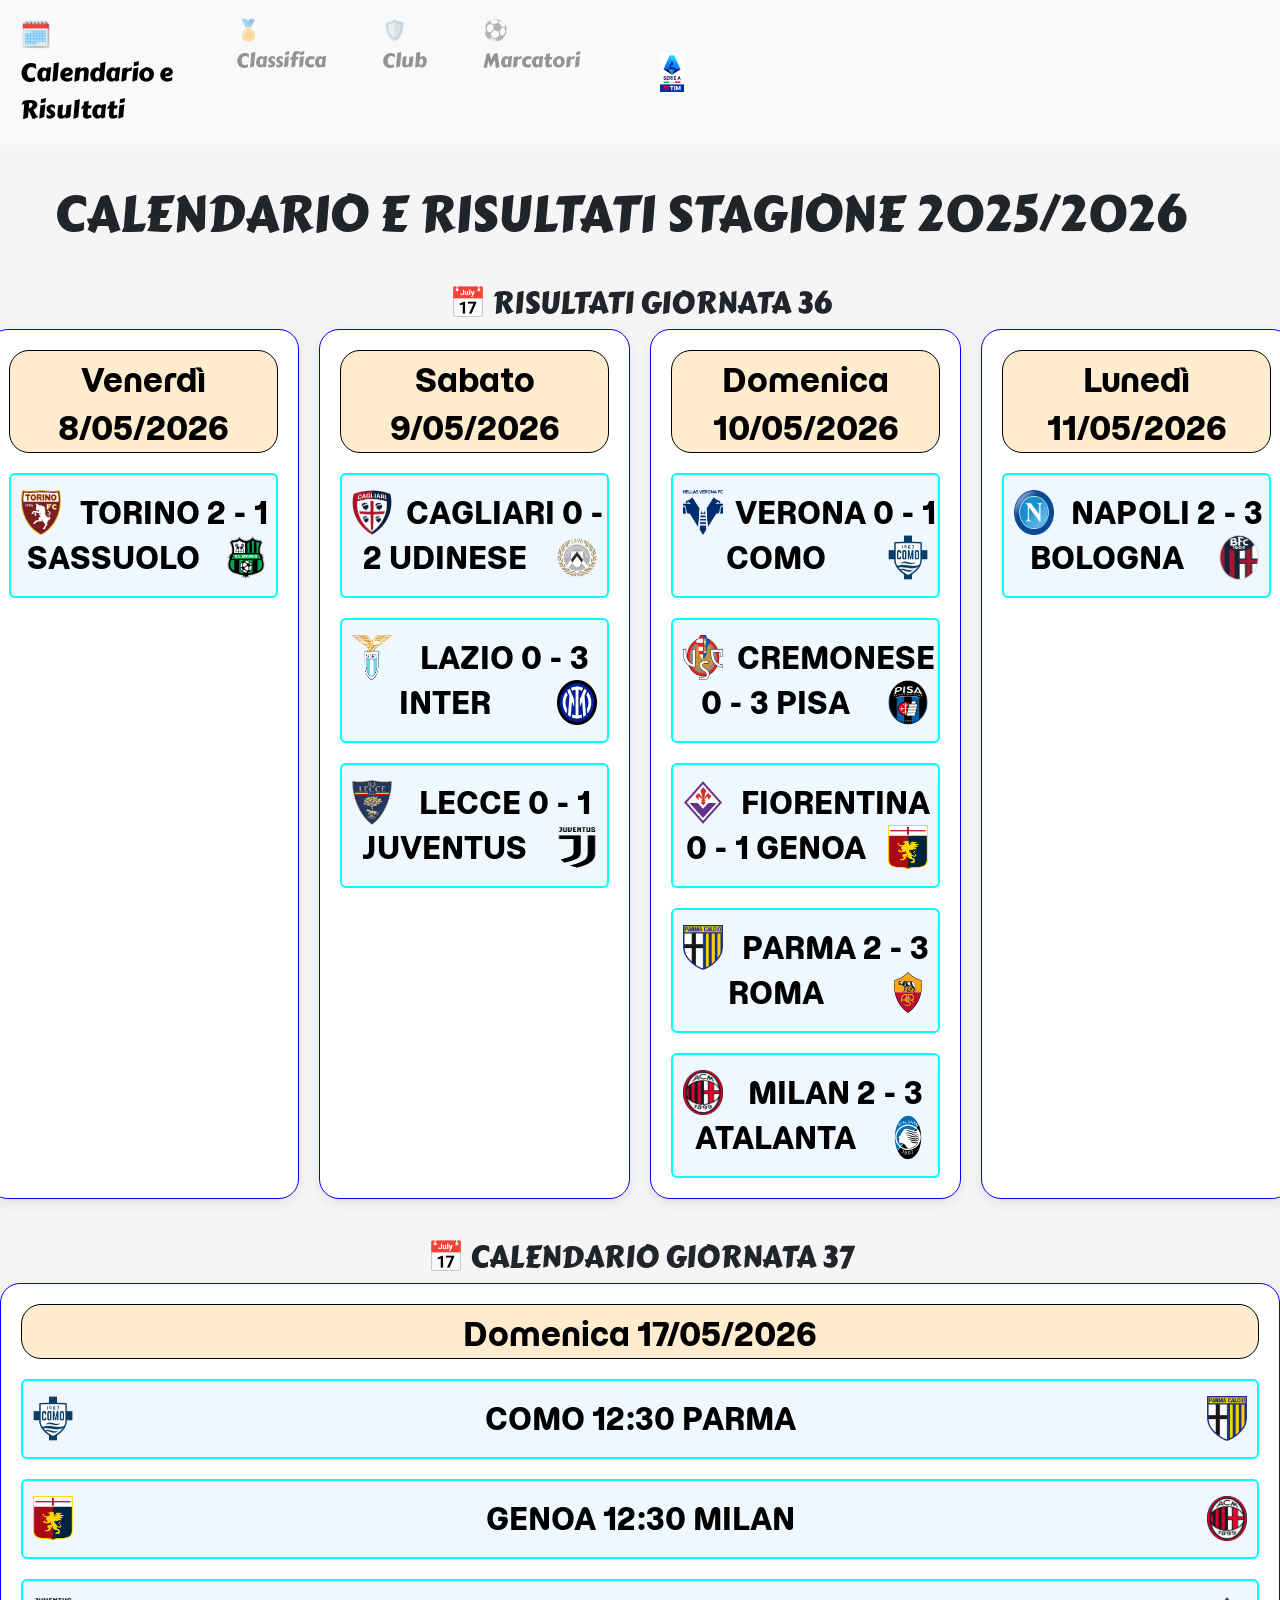
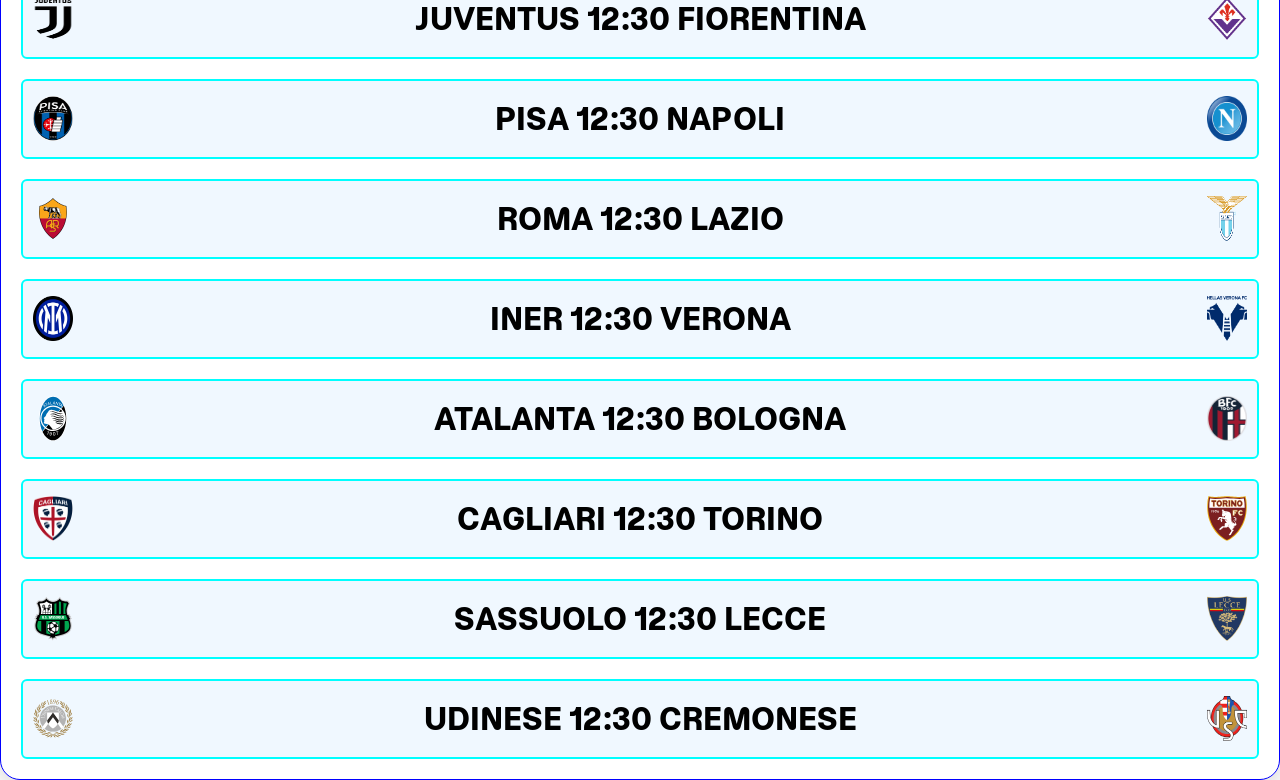
<file: index.html>
<!DOCTYPE html>
<html lang="en">

<head>
    <meta charset="UTF-8">
    <meta name="viewport" content="width=device-width, initial-scale=1.0">
    <title>Progetto</title>
    <link href="https://cdn.jsdelivr.net/npm/bootstrap@5.3.8/dist/css/bootstrap.min.css" rel="stylesheet"
        integrity="sha384-sRIl4kxILFvY47J16cr9ZwB07vP4J8+LH7qKQnuqkuIAvNWLzeN8tE5YBujZqJLB" crossorigin="anonymous">
    <link rel="stylesheet" href="css/styles.css">
</head>

<body>
    <nav class="navbar navbar-expand-lg bg-body-tertiary">
        <div class="container-fluid">
            <nav class="navbar bg-body-tertiary">

            </nav>
            <div class="collapse navbar-collapse" id="navbarNav">
                <ul class="navbar-nav">
                    <li class="nav-item">
                        <a class="nav-link text-black" href="index.html">🗓️ Calendario e Risultati</a>
                    </li>
                    <li class="nav-item">
                        <a class="nav-link text-black links" href="pages/classifica.html">🏅 Classifica</a>
                    </li>
                    <li class="nav-item">
                        <a class="nav-link text-black links" href="pages/club.html">🛡️ Club</a>
                    </li>
                    <li class="nav-item">
                        <a class="nav-link text-black links" href="pages/marcatori.html">⚽ Marcatori</a>
                    </li>
                </ul>

            </div>
        </div>
        <div class="container-fluid">
            <img src="./images/Serie_A_logo_2022.svg.png" class="d-inline-block align-text-top logo">
        </div>
    </nav>
    <h1 class="titolo">CALENDARIO E RISULTATI STAGIONE 2025/2026</h1>
    <h2 class="sottotitolo">📅 RISULTATI GIORNATA 36</h2>
    <div class="row giornate">
        <div class="col ">
            <p class="testo fs-2 text data">Venerdì 8/05/2026</p>
            <div class="card">
                <p><img class=casa src="./images/20110927161647!Torino_FC_logo.svg">TORINO 2 - 1 SASSUOLO<img
                        class="trasferta" src="./images/20190513175042!Ussassuolostemma.svg"> </p>
            </div>




        </div>
        <div class="col">

            <p class="testo fs-2 text data">Sabato 9/05/2026</p>
            <div class="card">
                <p><img class=casa src="./images/Cagliari_calcio.svg.png"> CAGLIARI 0 - 2 UDINESE<img class="trasferta"
                        src="./images/Logo_Udinese_Calcio_2010.svg"> </p>
            </div>
            <div class="card">
                <p><img class=casa src="./images/Stemma_della_Società_Sportiva_Lazio.svg.png">LAZIO 0 - 3 INTER<img
                        class="trasferta" src="./images/FC_Internazionale_Milano_2021.svg.png"> </p>
            </div>
            <div class="card">
                <p><img class=casa src="./images/US_Lecce_Stemma.svg.png">LECCE 0 - 1 JUVENTUS<img class="trasferta"
                        src="./images/Juventus_FC_2017_logo.png"> </p>
            </div>

        </div>
        <div class="col">
            <p class="testo fs-2 text data">Domenica 10/05/2026</p>
            <div class="card">
                <p><img class=casa src="./images/Hellas_Verona_FC_logo_(2020).svg.png"> VERONA 0 - 1 COMO<img
                        class="trasferta" src="./images/Calcio_Como_-_logo_(Italy,_2019-).svg.png"> </p>
            </div>
            <div class="card">
                <p><img class=casa src="./images/Unione_Sportiva_Cremonese_logo.svg.png">CREMONESE 0 - 3 PISA<img
                        class="trasferta" src="./images/Logo_Pisa_SC_2017.svg.png"> </p>
            </div>
            <div class="card">
                <p><img class=casa src="./images/ACF_Fiorentina_-_logo_(Italy,_2022).svg.png">FIORENTINA 0 - 1 GENOA<img
                        class="trasferta" src="./images/Genoa_Cricket_and_Football_Club_logo.svg.png"> </p>
            </div>
            <div class="card">
                <p><img class=casa src="./images/Logo_Parma_Calcio_1913_(adozione_2016).svg.png">PARMA 2 - 3 ROMA<img
                        class="trasferta" src="./images/as-roma-logo-png_seeklogo-179010.png"> </p>
            </div>
            <div class="card">
                <p><img class=casa src="./images/Logo_of_AC_Milan.svg.webp">MILAN 2 - 3 ATALANTA<img class="trasferta"
                        src="./images/20190126005333!Logo_Atalanta_Bergamo.svg"> </p>
            </div>
        </div>
        <div class="col">
            <p class="testo fs-2 text data">Lunedì 11/05/2026</p>
            <div class="card">
                <p><img class=casa src="./images/SSC_Neapel.svg.png">NAPOLI 2 - 3 BOLOGNA<img class="trasferta"
                        src="./images/Bologna_F.C._1909_logo.svg.png"> </p>
            </div>

        </div>
    </div>
    <h2 class="sottotitolo">📅 CALENDARIO GIORNATA 37</h2>
    <div class="row giornate">
        <div class="calendario">
            <div class="col">
                <p class="testo fs-2 text data">Domenica 17/05/2026</p>
                <div class="card">
                    <p><img class=casa src="./images/Calcio_Como_-_logo_(Italy,_2019-).svg.png">COMO 12:30 PARMA<img
                            class="trasferta" src="./images/Logo_Parma_Calcio_1913_(adozione_2016).svg.png"> </p>
                </div>
                <div class="card">
                    <p><img class=casa src="./images/Genoa_Cricket_and_Football_Club_logo.svg.png">GENOA 12:30 MILAN<img
                            class="trasferta" src="./images/Logo_of_AC_Milan.svg.webp"> </p>
                </div>
                <div class="card">
                    <p><img class=casa src="./images/Juventus_FC_2017_logo.png">JUVENTUS 12:30 FIORENTINA<img
                            class="trasferta" src="./images/ACF_Fiorentina_-_logo_(Italy,_2022).svg.png"> </p>
                </div>
                <div class="card">
                    <p><img class=casa src="./images/Logo_Pisa_SC_2017.svg.png">PISA 12:30 NAPOLI<img class="trasferta"
                            src="./images/SSC_Neapel.svg.png"> </p>
                </div>
                <div class="card">
                    <p><img class=casa src="./images/as-roma-logo-png_seeklogo-179010.png">ROMA 12:30 LAZIO<img
                            class="trasferta" src="./images/Stemma_della_Società_Sportiva_Lazio.svg.png"> </p>
                </div>
                <div class="card">
                    <p><img class=casa src="./images/FC_Internazionale_Milano_2021.svg.png">INER 12:30 VERONA<img
                            class="trasferta" src="./images/Hellas_Verona_FC_logo_(2020).svg.png"> </p>
                </div>
                <div class="card">
                    <p><img class=casa src="./images/20190126005333!Logo_Atalanta_Bergamo.svg">ATALANTA 12:30
                        BOLOGNA<img class="trasferta" src="./images/Bologna_F.C._1909_logo.svg.png"> </p>
                </div>
                <div class="card">
                    <p><img class=casa src="./images/Cagliari_calcio.svg.png">CAGLIARI 12:30 TORINO<img
                            class="trasferta" src="./images/20110927161647!Torino_FC_logo.svg"> </p>
                </div>
                <div class="card">
                    <p><img class=casa src="./images/20190513175042!Ussassuolostemma.svg">SASSUOLO 12:30 LECCE<img
                            class="trasferta" src="./images/US_Lecce_Stemma.svg.png"> </p>
                </div>
                <div class="card">
                    <p><img class=casa src="./images/Logo_Udinese_Calcio_2010.svg">UDINESE 12:30 CREMONESE<img
                            class="trasferta" src="./images/Unione_Sportiva_Cremonese_logo.svg.png"> </p>
                </div>
            </div>
        </div>
    </div>

    <script src="https://cdn.jsdelivr.net/npm/bootstrap@5.3.8/dist/js/bootstrap.bundle.min.js"
        integrity="sha384-FKyoEForCGlyvwx9Hj09JcYn3nv7wiPVlz7YYwJrWVcXK/BmnVDxM+D2scQbITxI"
        crossorigin="anonymous"></script>
</body>

</html>
</file>
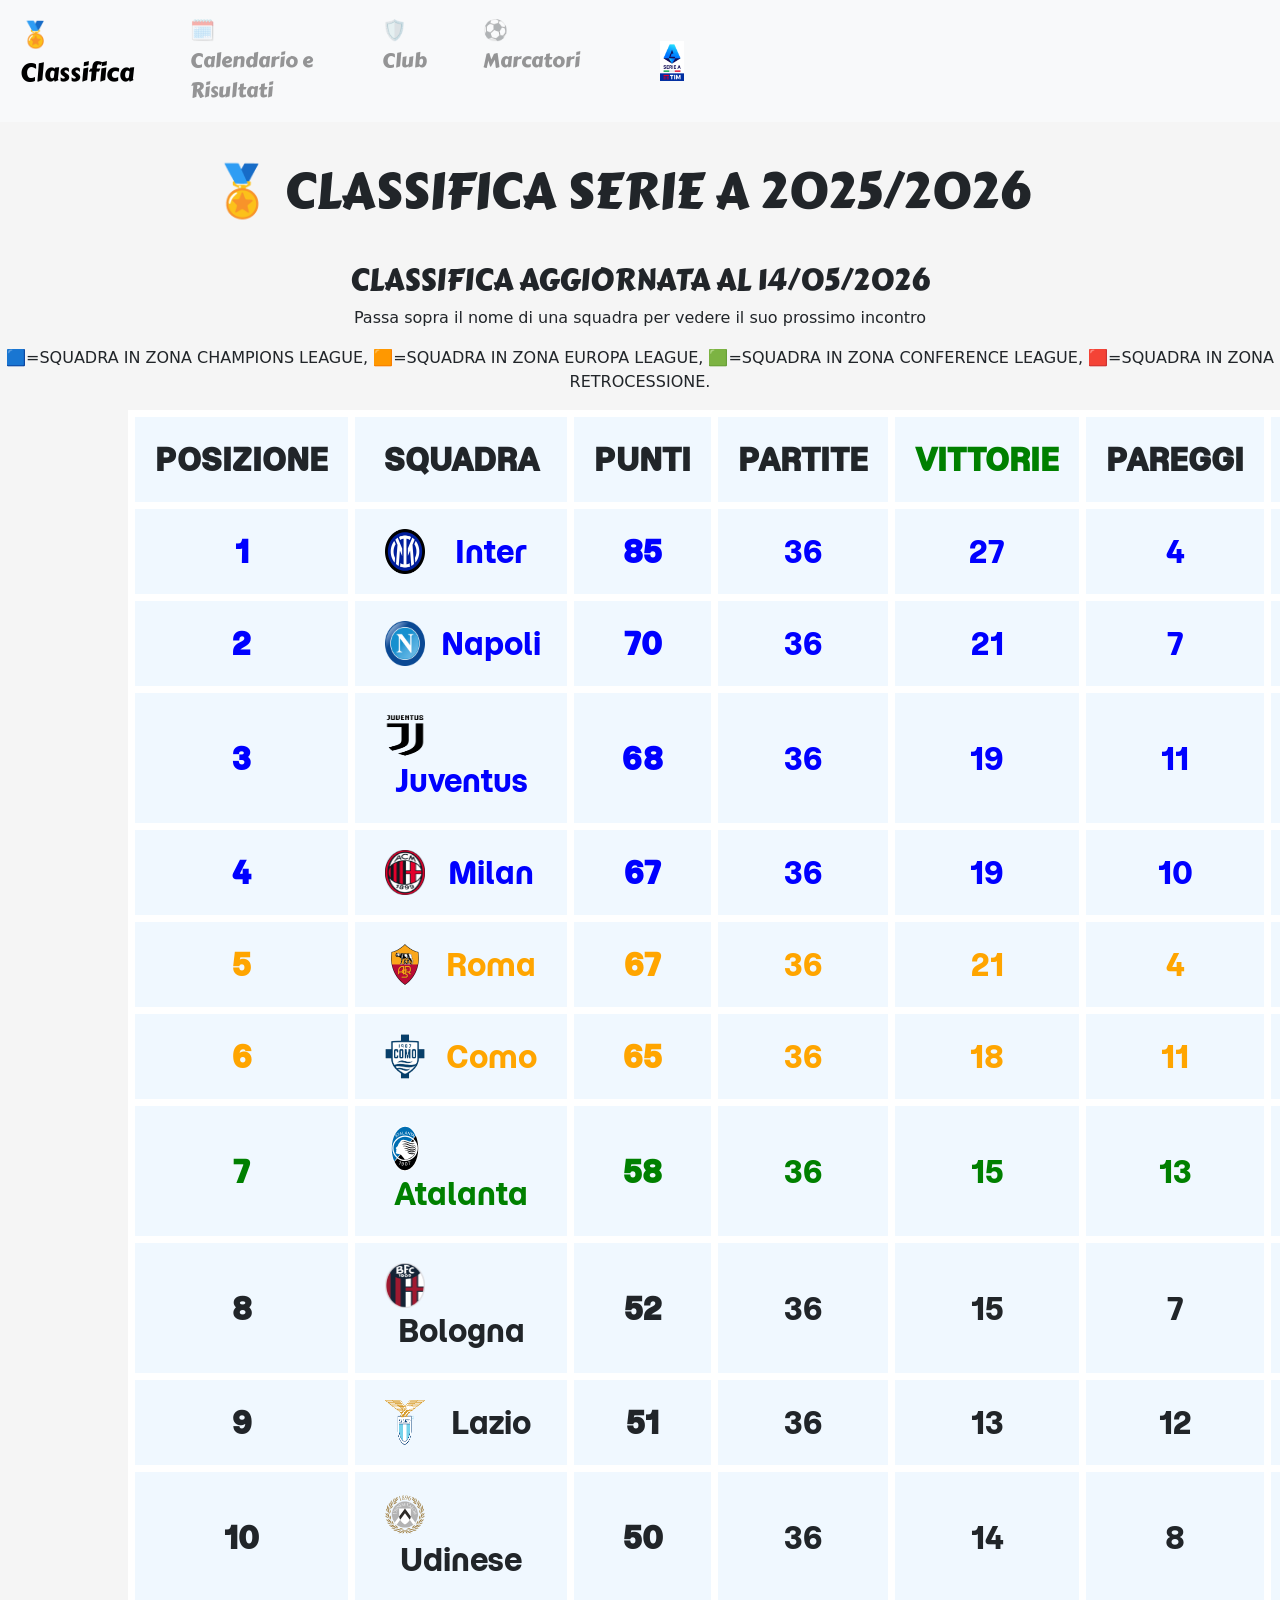
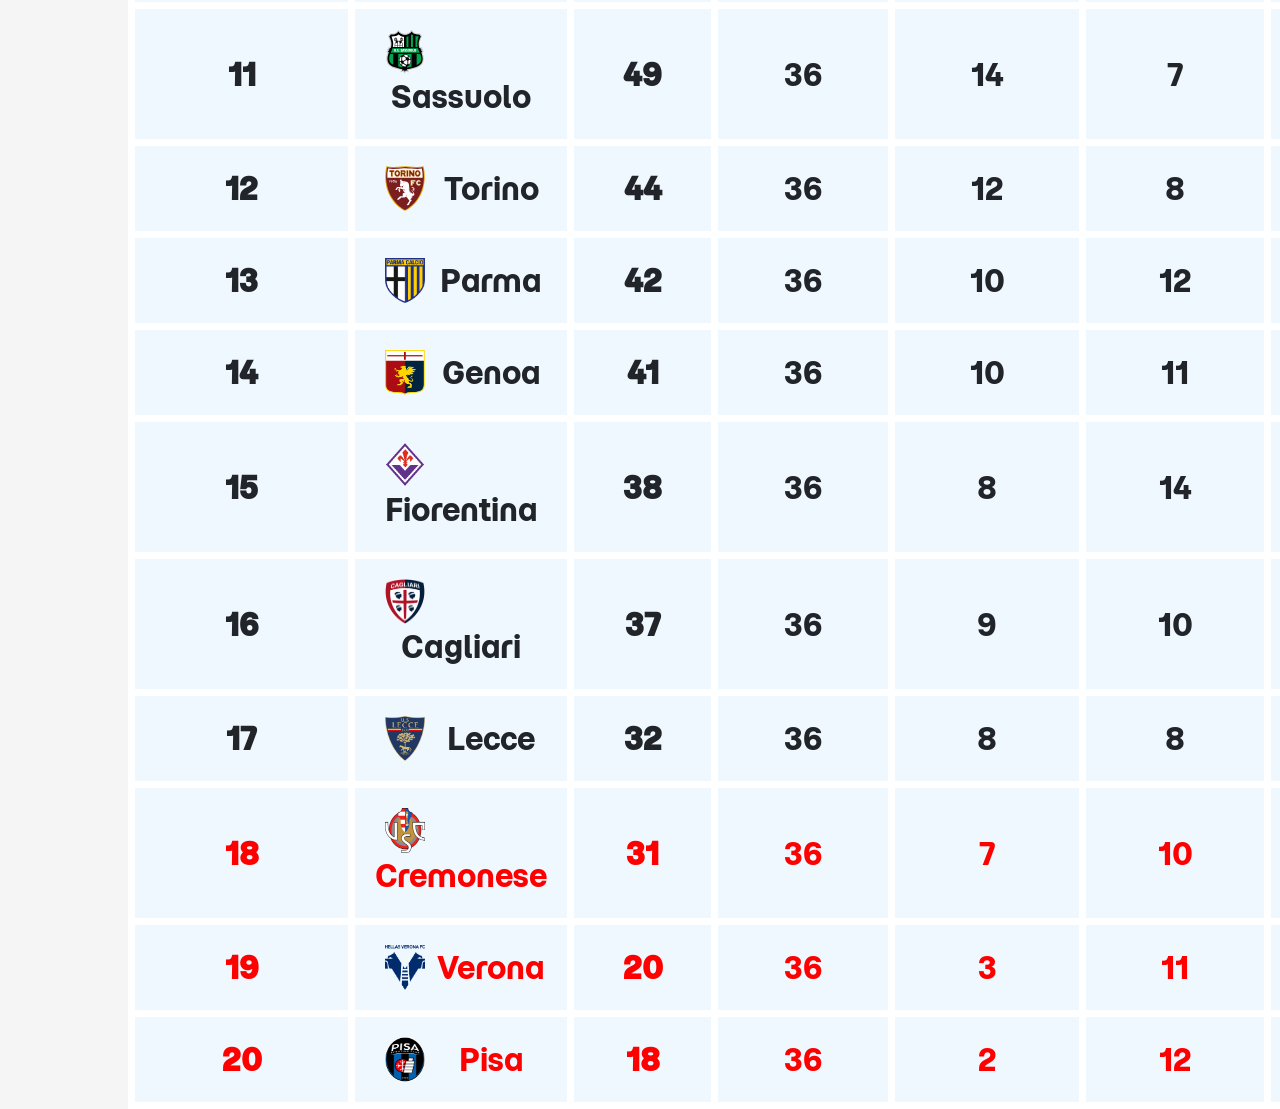
<file: pages/classifica.html>
<!DOCTYPE html>
<html lang="en">

<head>
    <meta charset="UTF-8">
    <meta name="viewport" content="width=device-width, initial-scale=1.0">
    <title>Progetto</title>
    <link href="https://cdn.jsdelivr.net/npm/bootstrap@5.3.8/dist/css/bootstrap.min.css" rel="stylesheet"
        integrity="sha384-sRIl4kxILFvY47J16cr9ZwB07vP4J8+LH7qKQnuqkuIAvNWLzeN8tE5YBujZqJLB" crossorigin="anonymous">
    <link rel="stylesheet" href="../css/styles.css">
</head>

<body>
    <nav class="navbar navbar-expand-lg bg-body-tertiary">
        <div class="container-fluid">
            <nav class="navbar bg-body-tertiary">

            </nav>
            <div class="collapse navbar-collapse" id="navbarNav">
                <ul class="navbar-nav">
                    <li class="nav-item">
                        <a class="nav-link text-black" href="#">🏅 Classifica</a>
                    </li>
                    <li class="nav-item">
                        <a class="nav-link text-black links" href="../index.html">🗓️ Calendario e Risultati</a>
                    </li>
                    <li class="nav-item">
                        <a class="nav-link text-black links" href="club.html">🛡️ Club</a>
                    </li>
                    <li class="nav-item">
                        <a class="nav-link text-black links" href="marcatori.html">⚽ Marcatori</a>
                    </li>
                </ul>

            </div>
        </div>
        <div class="container-fluid">
            <img src="../images/Serie_A_logo_2022.svg.png" class="d-inline-block align-text-top logo">
        </div>
    </nav>
    <h1 class="titolo">🏅 CLASSIFICA SERIE A 2025/2026</h1>
    <h2 class="sottotitolo">CLASSIFICA AGGIORNATA AL 14/05/2026</h2>
    <p class="parag">Passa sopra il nome di una squadra per vedere il suo prossimo incontro</p>
    <p class="parag"> 🟦=SQUADRA IN ZONA CHAMPIONS LEAGUE, 🟧=SQUADRA IN ZONA EUROPA LEAGUE, 🟩=SQUADRA IN ZONA
        CONFERENCE LEAGUE, 🟥=SQUADRA IN ZONA RETROCESSIONE.</p>
    <div class="classifica">
        <table>
            <thead>
                <tr scope="col">
                    <th class="posizione">POSIZIONE</th>
                    <th class="squadra">SQUADRA</th>
                    <th class="punti">PUNTI</th>
                    <th class="partite">PARTITE</th>
                    <th class="w">VITTORIE</th>
                    <th class="x">PAREGGI</th>
                    <th class="d">SCONFITTE</th>
                </tr>
            </thead>
            <tbody>

                <tr class="champions">
                    <th scope="row">1</th>
                    <td class="squadra">
                        <img class="casa" src="../images/FC_Internazionale_Milano_2021.svg.png">
                        Inter

                        <div class="prossima">
                            <img src="../images/FC_Internazionale_Milano_2021.svg.png">
                            INTER vs VERONA
                            <img src="../images/Hellas_Verona_FC_logo_(2020).svg.png">
                        </div>

                    </td>
                    <th>85</th>
                    <td>36</td>
                    <td>27</td>
                    <td>4</td>
                    <td>5</td>
                </tr>

                <tr class="champions">
                    <th>2</th>
                    <td class="squadra ">
                        <img class="casa" src="../images/SSC_Neapel.svg.png">
                        Napoli

                        <div class="prossima">
                            <img src="../images/Logo_Pisa_SC_2017.svg.png">
                            PISA vs NAPOLI
                            <img src="../images/SSC_Neapel.svg.png">
                        </div>

                    </td>
                    <th>70</th>
                    <td>36</td>
                    <td>21</td>
                    <td>7</td>
                    <td>8</td>
                </tr>

                <tr class="champions">
                    <th>3</th>
                    <td class="squadra ">
                        <img class="casa" src="../images/Juventus_FC_2017_logo.png">
                        Juventus

                        <div class="prossima">
                            <img src="../images/Juventus_FC_2017_logo.png">
                            JUVENTUS vs FIORENTINA
                            <img src="../images/ACF_Fiorentina_-_logo_(Italy,_2022).svg.png">
                        </div>

                    </td>
                    <th>68</th>
                    <td>36</td>
                    <td>19</td>
                    <td>11</td>
                    <td>6</td>
                </tr>

                <tr class="champions">
                    <th>4</th>
                    <td class="squadra">
                        <img class="casa" src="../images/Logo_of_AC_Milan.svg.webp">
                        Milan

                        <div class="prossima">
                            <img src="../images/Genoa_Cricket_and_Football_Club_logo.svg.png">
                            GENOA vs MILAN
                            <img src="../images/Logo_of_AC_Milan.svg.webp">
                        </div>

                    </td>
                    <th>67</th>
                    <td>36</td>
                    <td>19</td>
                    <td>10</td>
                    <td>7</td>
                </tr>
                <tr class="europa">
                    <th>5</th>
                    <td class="squadra">
                        <img class="casa" src="../images/as-roma-logo-png_seeklogo-179010.png">
                        Roma

                        <div class="prossima">
                            <img src="../images/as-roma-logo-png_seeklogo-179010.png">
                            ROMA vs LAZIO
                            <img src="../images/Stemma_della_Società_Sportiva_Lazio.svg.png">
                        </div>

                    </td>
                    <th>67</th>
                    <td>36</td>
                    <td>21</td>
                    <td>4</td>
                    <td>11</td>
                </tr>

                <tr class="europa">
                    <th>6</th>
                    <td class="squadra">
                        <img class="casa" src="../images/Calcio_Como_-_logo_(Italy,_2019-).svg.png">
                        Como

                        <div class="prossima">
                            <img src="../images/Calcio_Como_-_logo_(Italy,_2019-).svg.png">
                            COMO vs PARMA
                            <img src="../images/Logo_Parma_Calcio_1913_(adozione_2016).svg.png">
                        </div>

                    </td>
                    <th>65</th>
                    <td>36</td>
                    <td>18</td>
                    <td>11</td>
                    <td>7</td>
                </tr>
                <tr class="conference">
                    <th>7</th>
                    <td class="squadra">
                        <img class="casa" src="../images/20190126005333!Logo_Atalanta_Bergamo.svg">
                        Atalanta

                        <div class="prossima">
                            <img src="../images/20190126005333!Logo_Atalanta_Bergamo.svg">
                            ATALANTA vs BOLOGNA
                            <img src="../images/Bologna_F.C._1909_logo.svg.png">
                        </div>

                    </td>
                    <th>58</th>
                    <td>36</td>
                    <td>15</td>
                    <td>13</td>
                    <td>8</td>
                </tr>
                <tr>
                    <th>8</th>
                    <td class="squadra">
                        <img class="casa" src="../images/Bologna_F.C._1909_logo.svg.png">
                        Bologna
                        <div class="prossima">
                            <img src="../images/20190126005333!Logo_Atalanta_Bergamo.svg">
                            ATALANTA vs BOLOGNA
                            <img src="../images/Bologna_F.C._1909_logo.svg.png">
                        </div>
                    </td>
                    <th>52</th>
                    <td>36</td>
                    <td>15</td>
                    <td>7</td>
                    <td>14</td>
                </tr>

                <tr>
                    <th>9</th>
                    <td class="squadra">
                        <img class="casa" src="../images/Stemma_della_Società_Sportiva_Lazio.svg.png">
                        Lazio
                        <div class="prossima">
                            <img src="../images/as-roma-logo-png_seeklogo-179010.png">
                            ROMA vs LAZIO
                            <img src="../images/Stemma_della_Società_Sportiva_Lazio.svg.png">
                        </div>
                    </td>
                    <th>51</th>
                    <td>36</td>
                    <td>13</td>
                    <td>12</td>
                    <td>11</td>
                </tr>

                <tr>
                    <th>10</th>
                    <td class="squadra">
                        <img class="casa" src="../images/Logo_Udinese_Calcio_2010.svg">
                        Udinese
                        <div class="prossima">
                            <img src="../images/Logo_Udinese_Calcio_2010.svg">
                            UDINESE vs CREMONESE
                            <img src="../images/Unione_Sportiva_Cremonese_logo.svg.png">
                        </div>
                    </td>
                    <th>50</th>
                    <td>36</td>
                    <td>14</td>
                    <td>8</td>
                    <td>14</td>
                </tr>

                <tr>
                    <th>11</th>
                    <td class="squadra">
                        <img class="casa" src="../images/20190513175042!Ussassuolostemma.svg">
                        Sassuolo
                        <div class="prossima">
                            <img src="../images/20190513175042!Ussassuolostemma.svg">
                            SASSUOLO vs LECCE
                            <img src="../images/US_Lecce_Stemma.svg.png">
                        </div>
                    </td>
                    <th>49</th>
                    <td>36</td>
                    <td>14</td>
                    <td>7</td>
                    <td>15</td>
                </tr>

                <tr>
                    <th>12</th>
                    <td class="squadra">
                        <img class="casa" src="../images/20110927161647!Torino_FC_logo.svg">
                        Torino
                        <div class="prossima">
                            <img src="../images/Cagliari_calcio.svg.png">
                            CAGLIARI vs TORINO
                            <img src="../images/20110927161647!Torino_FC_logo.svg">
                        </div>
                    </td>
                    <th>44</th>
                    <td>36</td>
                    <td>12</td>
                    <td>8</td>
                    <td>16</td>
                </tr>

                <tr>
                    <th>13</th>
                    <td class="squadra">
                        <img class="casa" src="../images/Logo_Parma_Calcio_1913_(adozione_2016).svg.png">
                        Parma
                        <div class="prossima">
                            <img src="../images/Calcio_Como_-_logo_(Italy,_2019-).svg.png">
                            COMO vs PARMA
                            <img src="../images/Logo_Parma_Calcio_1913_(adozione_2016).svg.png">
                        </div>
                    </td>
                    <th>42</th>
                    <td>36</td>
                    <td>10</td>
                    <td>12</td>
                    <td>14</td>
                </tr>

                <tr>
                    <th>14</th>
                    <td class="squadra">
                        <img class="casa" src="../images/Genoa_Cricket_and_Football_Club_logo.svg.png">
                        Genoa
                        <div class="prossima">
                            <img src="../images/Genoa_Cricket_and_Football_Club_logo.svg.png">
                            GENOA vs MILAN
                            <img src="../images/Logo_of_AC_Milan.svg.webp">
                        </div>
                    </td>
                    <th>41</th>
                    <td>36</td>
                    <td>10</td>
                    <td>11</td>
                    <td>15</td>
                </tr>

                <tr>
                    <th>15</th>
                    <td class="squadra">
                        <img class="casa" src="../images/ACF_Fiorentina_-_logo_(Italy,_2022).svg.png">
                        Fiorentina
                        <div class="prossima">
                            <img src="../images/Juventus_FC_2017_logo.png">
                            JUVENTUS vs FIORENTINA
                            <img src="../images/ACF_Fiorentina_-_logo_(Italy,_2022).svg.png">
                        </div>
                    </td>
                    <th>38</th>
                    <td>36</td>
                    <td>8</td>
                    <td>14</td>
                    <td>14</td>
                </tr>

                <tr>
                    <th>16</th>
                    <td class="squadra">
                        <img class="casa" src="../images/Cagliari_calcio.svg.png">
                        Cagliari
                        <div class="prossima">
                            <img src="../images/Cagliari_calcio.svg.png">
                            CAGLIARI vs TORINO
                            <img src="../images/20110927161647!Torino_FC_logo.svg">
                        </div>
                    </td>
                    <th>37</th>
                    <td>36</td>
                    <td>9</td>
                    <td>10</td>
                    <td>17</td>
                </tr>

                <tr>
                    <th>17</th>
                    <td class="squadra">
                        <img class="casa" src="../images/US_Lecce_Stemma.svg.png">
                        Lecce
                        <div class="prossima">
                            <img src="../images/20190513175042!Ussassuolostemma.svg">
                            SASSUOLO vs LECCE
                            <img src="../images/US_Lecce_Stemma.svg.png">
                        </div>
                    </td>
                    <th>32</th>
                    <td>36</td>
                    <td>8</td> 
                    <td>8</td>
                    <td>20</td>
                </tr>

                <tr class="retrocessione">
                    <th>18</th>
                    <td class="squadra">
                        <img class="casa" src="../images/Unione_Sportiva_Cremonese_logo.svg.png">
                        Cremonese
                        <div class="prossima">
                            <img src="../images/Logo_Udinese_Calcio_2010.svg">
                            UDINESE vs CREMONESE
                            <img src="../images/Unione_Sportiva_Cremonese_logo.svg.png">
                        </div>
                    </td>
                    <th>31</th>
                    <td>36</td>
                    <td>7</td>
                    <td>10</td>
                    <td>19</td>
                </tr>

                <tr class="retrocessione">
                    <th>19</th>
                    <td class="squadra">
                        <img class="casa" src="../images/Hellas_Verona_FC_logo_(2020).svg.png">
                        Verona
                        <div class="prossima">
                            <img src="../images/FC_Internazionale_Milano_2021.svg.png">
                            INTER vs VERONA
                            <img src="../images/Hellas_Verona_FC_logo_(2020).svg.png">
                        </div>
                    </td>
                    <th>20</th>
                    <td>36</td>
                    <td>3</td>
                    <td>11</td>
                    <td>22</td>
                </tr>

                <tr class="retrocessione">
                    <th>20</th>
                    <td class="squadra">
                        <img class="casa" src="../images/Logo_Pisa_SC_2017.svg.png">
                        Pisa
                        <div class="prossima">
                            <img src="../images/Logo_Pisa_SC_2017.svg.png">
                            PISA vs NAPOLI
                            <img src="../images/SSC_Neapel.svg.png">
                        </div>
                    </td>
                    <th>18</th>
                    <td>36</td>
                    <td>2</td>
                    <td>12</td>
                    <td>22</td>
                </tr>

            </tbody>
    </div>
    </table>
    <script src="https://cdn.jsdelivr.net/npm/bootstrap@5.3.8/dist/js/bootstrap.bundle.min.js"
        integrity="sha384-FKyoEForCGlyvwx9Hj09JcYn3nv7wiPVlz7YYwJrWVcXK/BmnVDxM+D2scQbITxI"
        crossorigin="anonymous"></script>
</body>

</html>
</file>
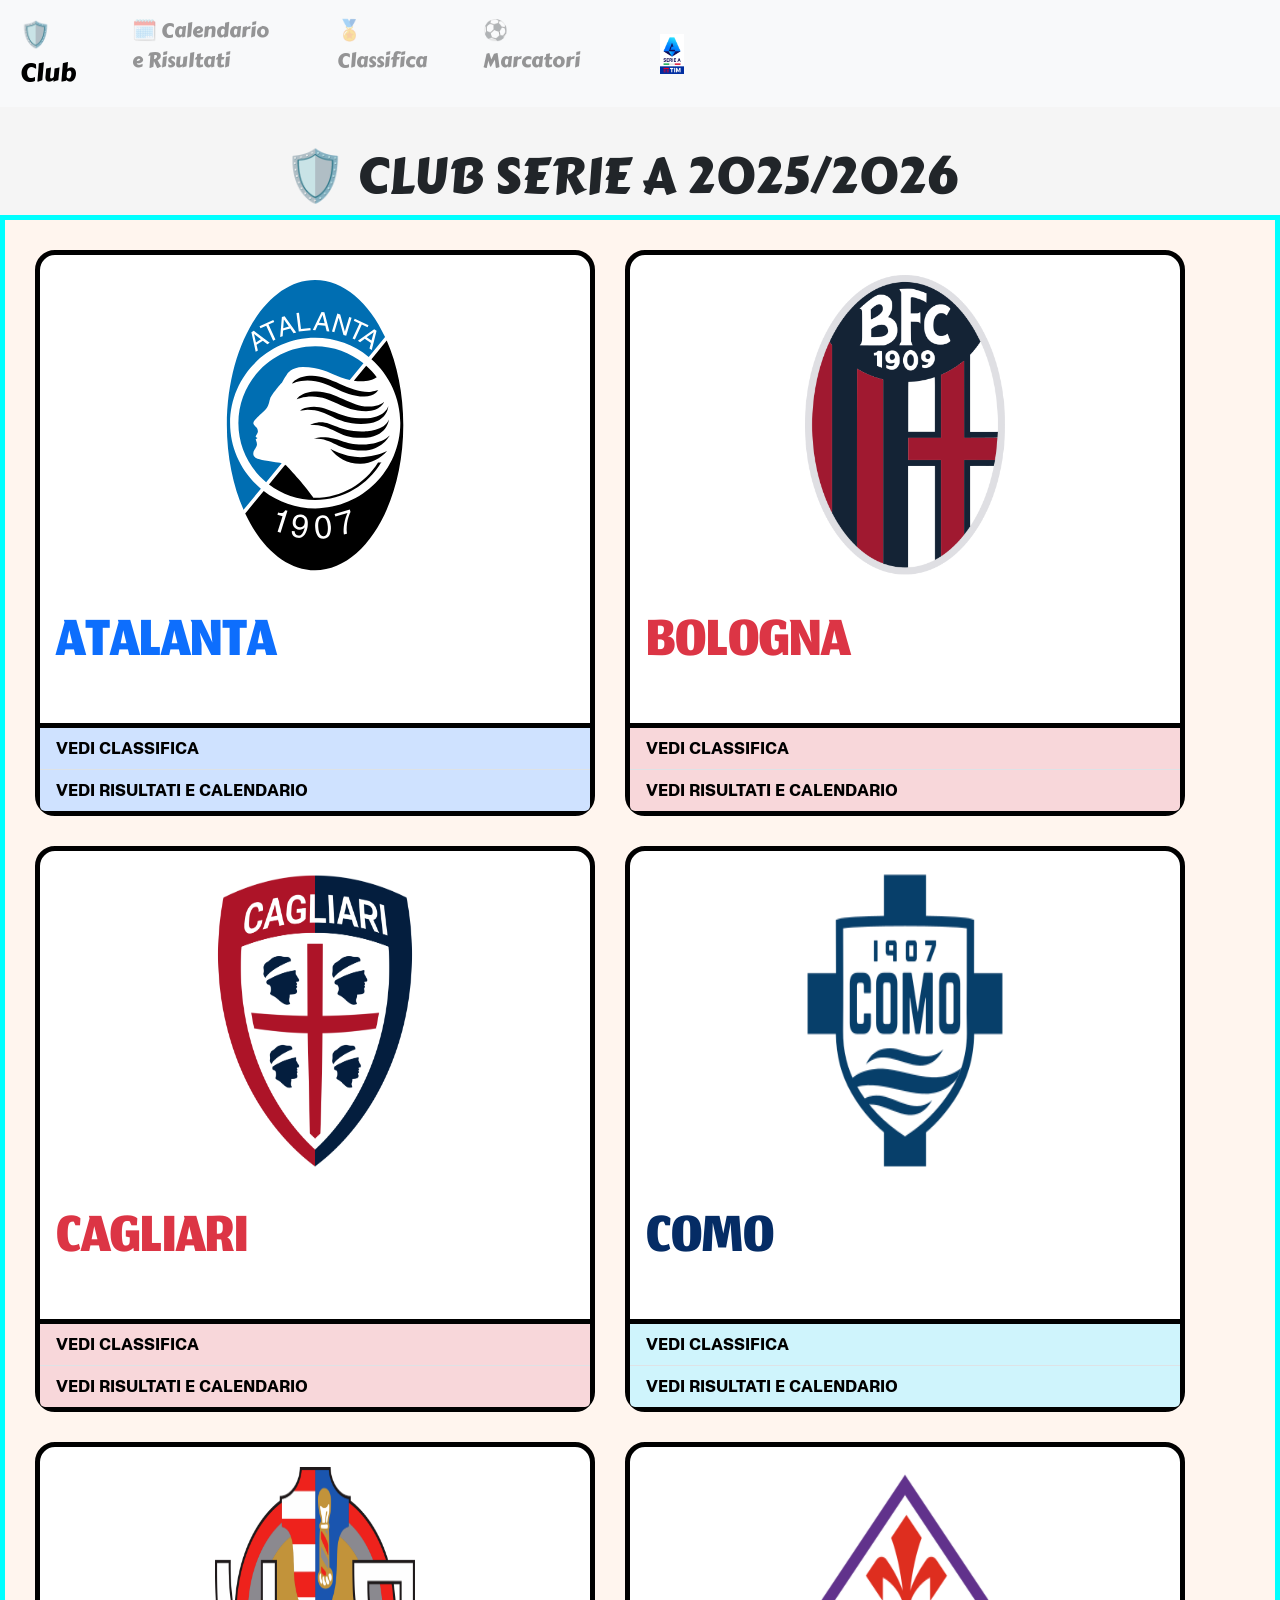
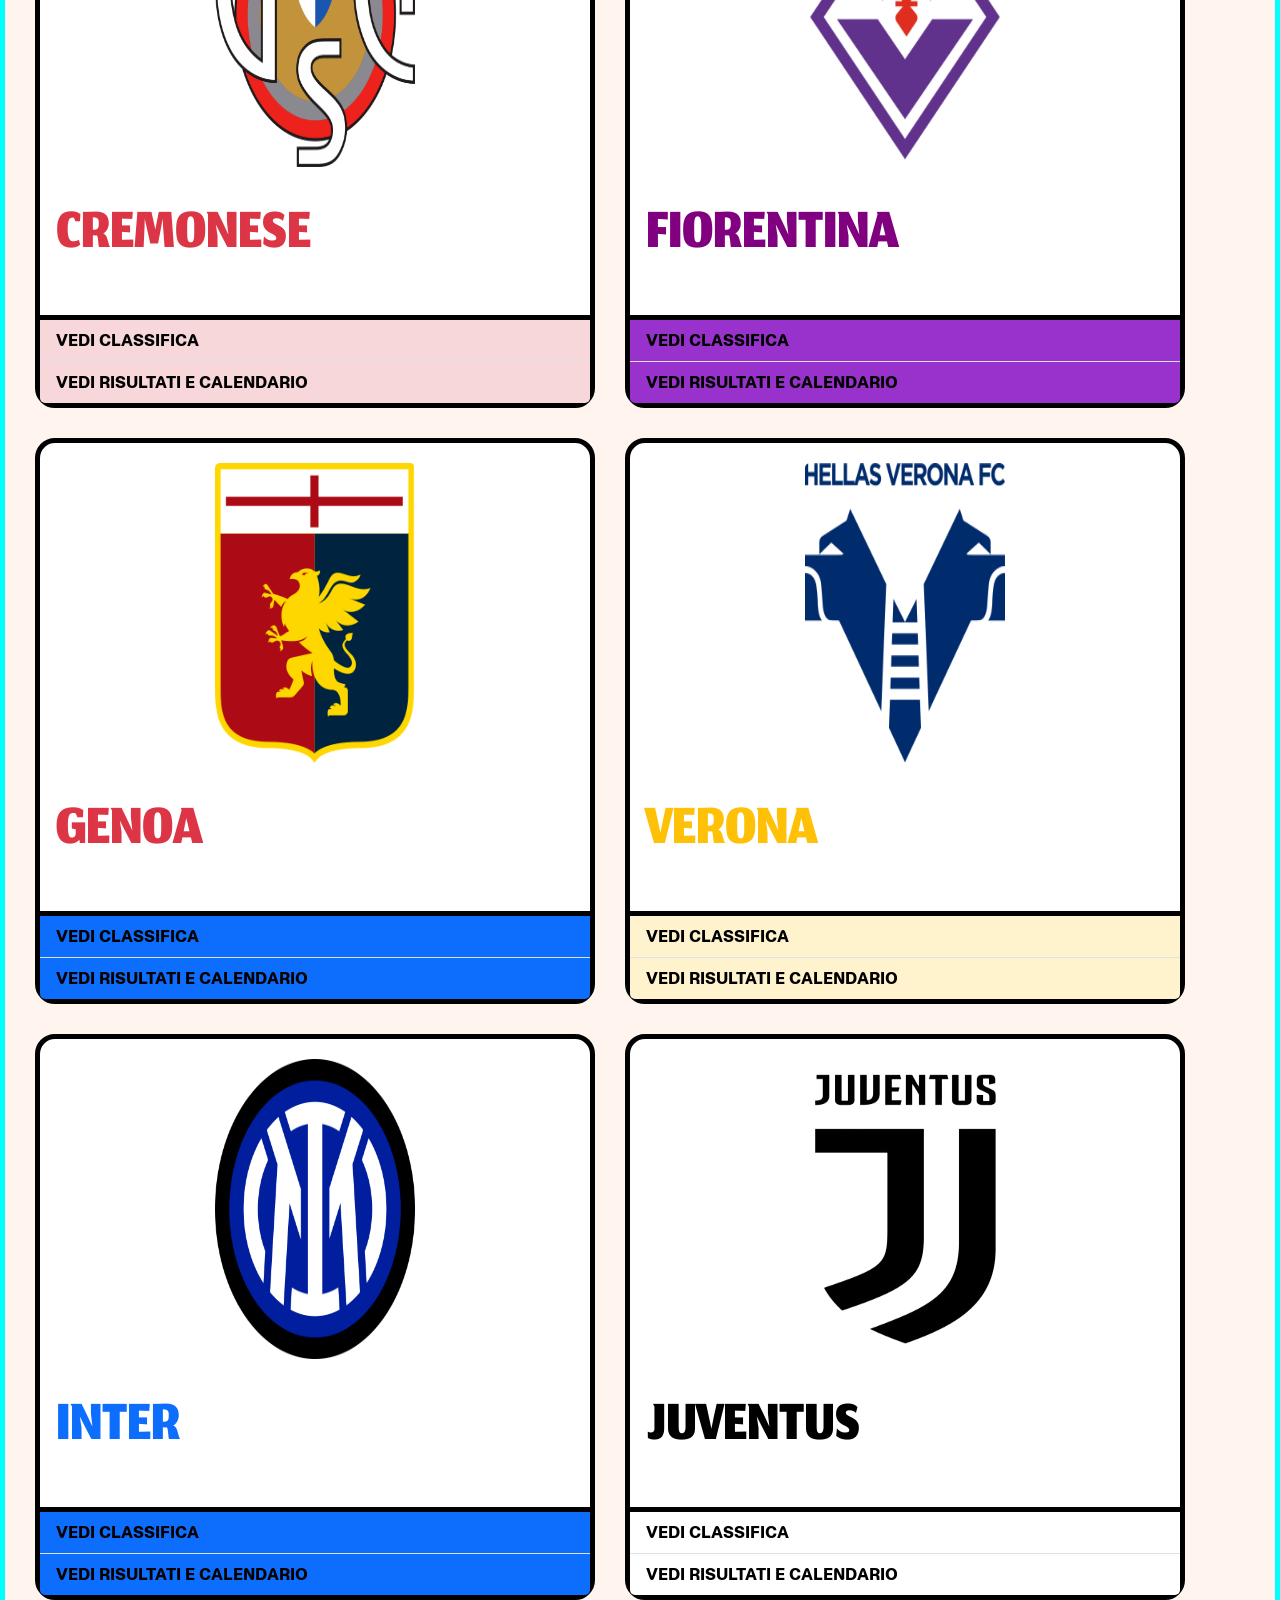
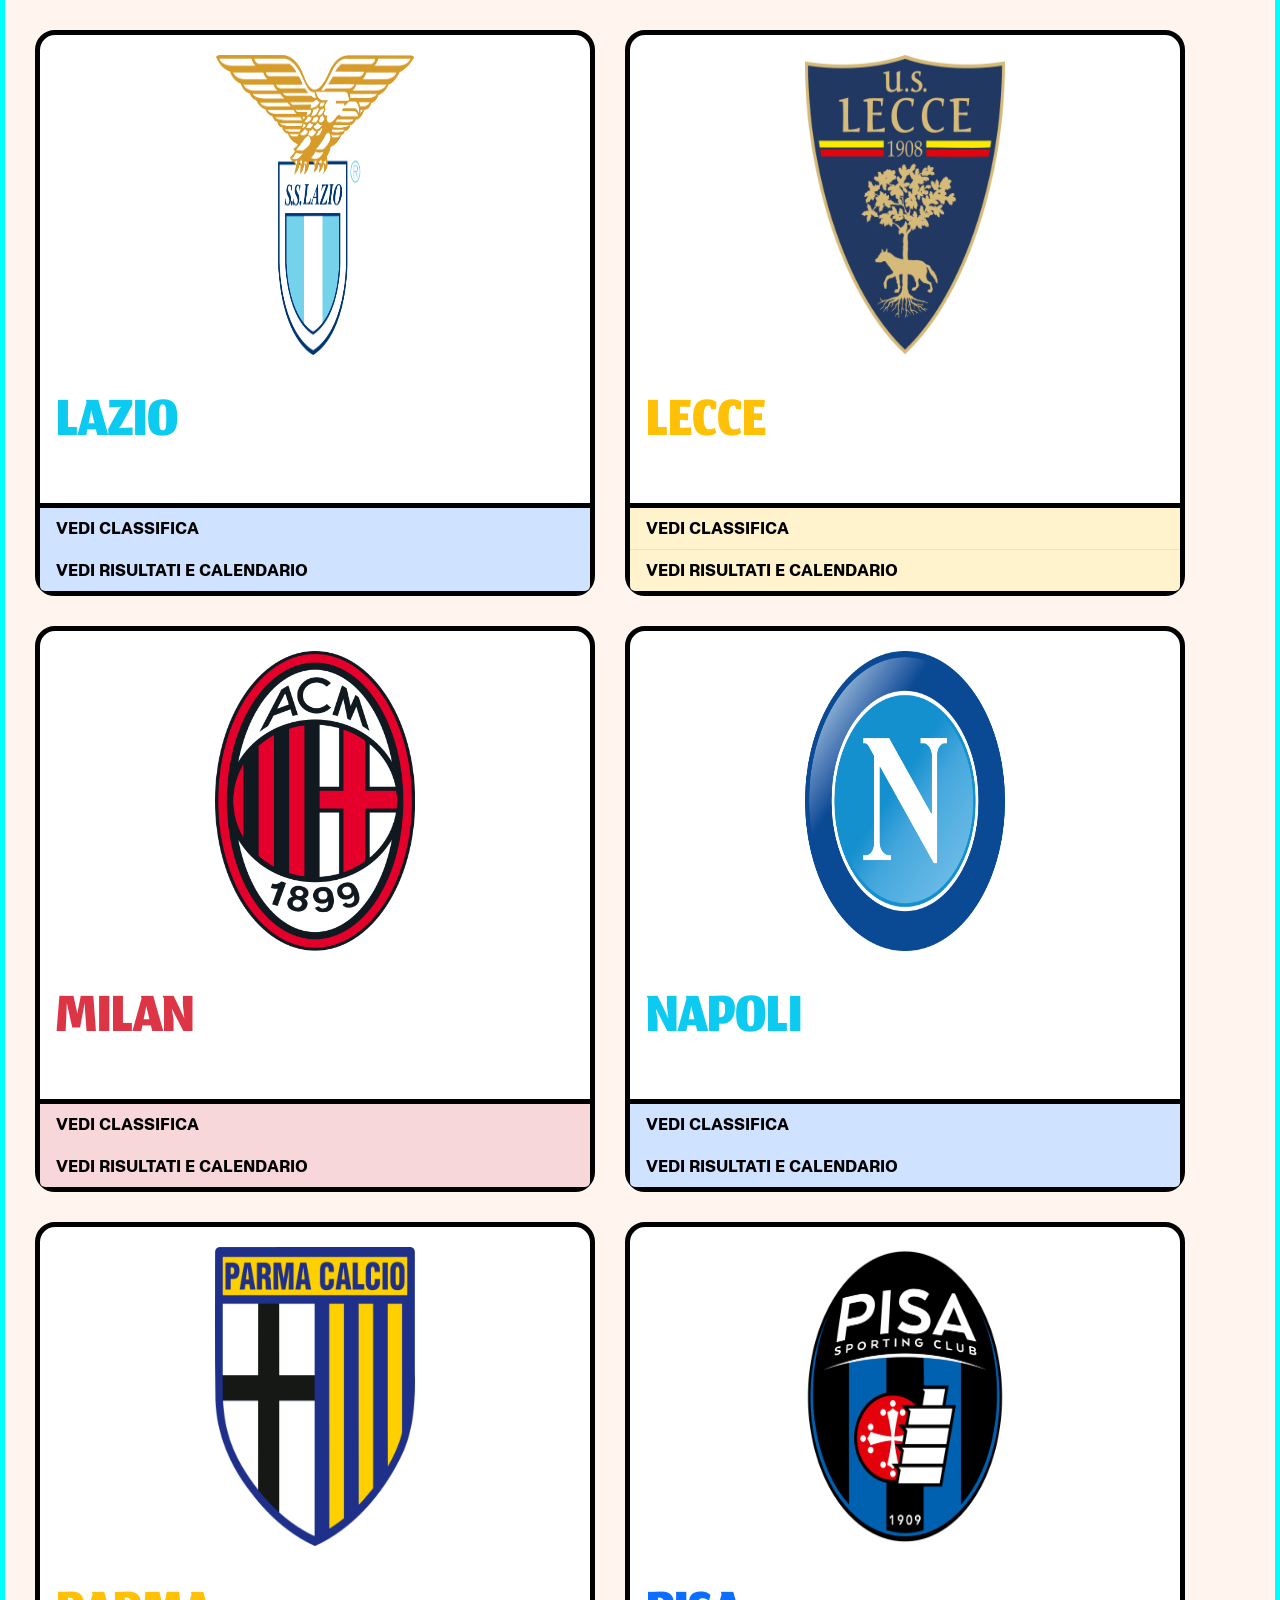
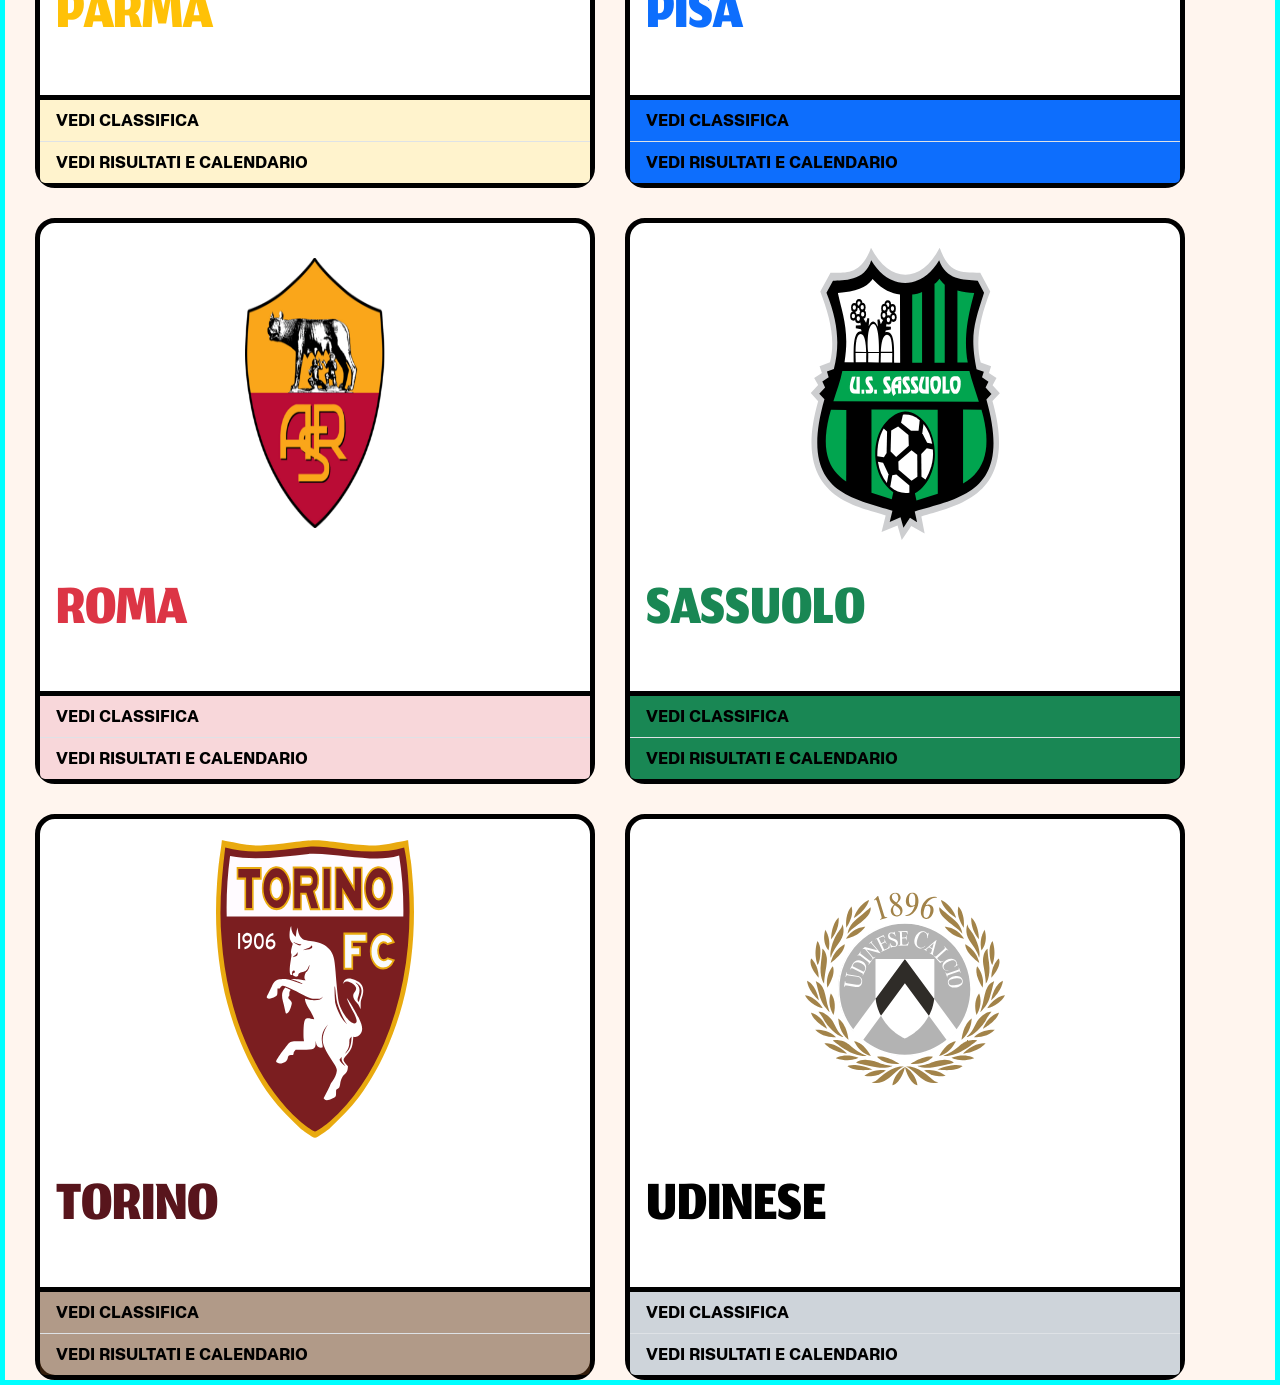
<file: pages/club.html>
<!DOCTYPE html>
<html lang="en">

<head>
  <meta charset="UTF-8">
  <meta name="viewport" content="width=device-width, initial-scale=1.0">
  <title>Progetto</title>
  <link href="https://cdn.jsdelivr.net/npm/bootstrap@5.3.8/dist/css/bootstrap.min.css" rel="stylesheet"
    integrity="sha384-sRIl4kxILFvY47J16cr9ZwB07vP4J8+LH7qKQnuqkuIAvNWLzeN8tE5YBujZqJLB" crossorigin="anonymous">
  <link rel="stylesheet" href="../css/styles.css">
</head>

<body>
  <nav class="navbar navbar-expand-lg bg-body-tertiary">
    <div class="container-fluid">
      <nav class="navbar bg-body-tertiary">

      </nav>
      <div class="collapse navbar-collapse" id="navbarNav">
        <ul class="navbar-nav">
          <li class="nav-item">
            <a class="nav-link text-black" href="#">🛡️ Club</a>
          </li>
          <li class="nav-item">
            <a class="nav-link text-black links" href="../index.html">🗓️ Calendario e Risultati</a>
          </li>
          <li class="nav-item">
            <a class="nav-link text-black links" href="classifica.html">🏅 Classifica</a>
          </li>
          <li class="nav-item">
            <a class="nav-link text-black links" href="marcatori.html">⚽ Marcatori</a>
          </li>
        </ul>

      </div>
    </div>
    <div class="container-fluid">
      <img src="../images/Serie_A_logo_2022.svg.png" class="d-inline-block align-text-top logo">
    </div>
  </nav>
  <h1 class="titolo">🛡️ CLUB SERIE A 2025/2026 </h1>
  <div class="club">
    <div class="card squadraazzurra" style="width: 35rem" id="Atalanta">
      <img src="../images/20190126005333!Logo_Atalanta_Bergamo.svg" class="card-img-top" alt="...">
      <div class="card-body">
        <h5 class="card-title nomesquadra text-primary ">ATALANTA</h5>
      </div>
      <ul class="list-group list-group-flush  ">
        <li class="list-group-item bg-primary-subtle"><a href="classifica.html">VEDI CLASSIFICA</a></li>
        <li class="list-group-item bg-primary-subtle"><a href="../index.html">VEDI RISULTATI E CALENDARIO</a></li>
      </ul>
    </div>
    <div class="card squadrablurossa" style="width: 35rem">
      <img src="../images/Bologna_F.C._1909_logo.svg.png" class="card-img-top" alt="...">
      <div class="card-body">
        <h5 class="card-title nomesquadra text-danger">BOLOGNA</h5>
      </div>
      <ul class="list-group list-group-flush">

        <li class="list-group-item bg-danger-subtle"><a href="classifica.html">VEDI CLASSIFICA</a></li>
        <li class="list-group-item bg-danger-subtle"><a href="../index.html">VEDI RISULTATI E CALENDARIO</a></li>
      </ul>
    </div>
    <div class="card squadrablurossa" style="width: 35rem">
      <img src="../images/Cagliari_calcio.svg.png" class="card-img-top" alt="...">
      <div class="card-body">
        <h5 class="card-title nomesquadra text-danger ">CAGLIARI</h5>
      </div>
      <ul class="list-group list-group-flush">
        <li class="list-group-item bg-danger-subtle"><a href="classifica.html">VEDI CLASSIFICA</a></li>
        <li class="list-group-item bg-danger-subtle"><a href="../index.html">VEDI RISULTATI E CALENDARIO</a></li>
      </ul>
    </div>
    <div class="card " style="width: 35rem" id="Como">
      <img src="../images/Calcio_Como_-_logo_(Italy,_2019-).svg.png" class="card-img-top " alt="...">
      <div class="card-body">
        <h5 class="card-title nomesquadra text-primary-emphasis">COMO</h5>
      </div>
      <ul class="list-group list-group-flush">
        <li class="list-group-item bg-info-subtle"><a href="classifica.html">VEDI CLASSIFICA</a></li>
        <li class="list-group-item bg-info-subtle"><a href="../index.html">VEDI RISULTATI E CALENDARIO</a></li>
      </ul>
    </div>
    <div class="card " style="width: 35rem;">
      <img src="../images/Unione_Sportiva_Cremonese_logo.svg.png" class="card-img-top " alt="...">
      <div class="card-body">
        <h5 class="card-title nomesquadra text-danger">CREMONESE</h5>
      </div>
      <ul class="list-group list-group-flush">
        <li class="list-group-item bg-danger-subtle"><a href="classifica.html">VEDI CLASSIFICA</a></li>
        <li class="list-group-item bg-danger-subtle"><a href="../index.html">VEDI RISULTATI E CALENDARIO</a></li>
      </ul>
    </div>
    <div class="card " style="width: 35rem;">
      <img src="../images/ACF_Fiorentina_-_logo_(Italy,_2022).svg.png" class="card-img-top " alt="...">
      <div class="card-body">
        <h5 class="card-title nomesquadra viola">FIORENTINA</h5>
      </div>
      <ul class="list-group list-group-flush">
        <li class="list-group-item bgviola"><a href="classifica.html">VEDI CLASSIFICA</a></li>
        <li class="list-group-item bgviola"><a href="../index.html">VEDI RISULTATI E CALENDARIO</a></li>
      </ul>
    </div>
    <div class="card " style="width: 35rem">
      <img src="../images/Genoa_Cricket_and_Football_Club_logo.svg.png" class="card-img-top " alt="...">
      <div class="card-body">
        <h5 class="card-title nomesquadra text-danger">GENOA</h5>
      </div>
      <ul class="list-group list-group-flush">
        <li class="list-group-item bg-primary"><a href="classifica.html">VEDI CLASSIFICA</a></li>
        <li class="list-group-item bg-primary"><a href="../index.html">VEDI RISULTATI E CALENDARIO</a></li>
      </ul>
    </div>
    <div class="card " style="width: 35rem">
      <img src="../images/Hellas_Verona_FC_logo_(2020).svg.png" class="card-img-top " alt="...">
      <div class="card-body">
        <h5 class="card-title nomesquadra text-warning">VERONA</h5>
      </div>
      <ul class="list-group list-group-flush">
        <li class="list-group-item bg-warning-subtle"><a href="classifica.html">VEDI CLASSIFICA</a></li>
        <li class="list-group-item bg-warning-subtle"><a href="../index.html">VEDI RISULTATI E CALENDARIO</a></li>
      </ul>
    </div>
    <div class="card " style="width: 35rem" id="Inter">
      <img src="../images/FC_Internazionale_Milano_2021.svg.png" class="card-img-top  " alt="...">
      <div class="card-body">
        <h5 class="card-title nomesquadra text-primary ">INTER</h5>
      </div>
      <ul class="list-group list-group-flush">
        <li class="list-group-item bg-primary"><a href="classifica.html">VEDI CLASSIFICA</a></li>
        <li class="list-group-item bg-primary"><a href="../index.html">VEDI RISULTATI E CALENDARIO</a></li>
      </ul>
    </div>
    <div class="card " style="width: 35rem" id="Juventus">
      <img src="../images/Juventus_FC_2017_logo.png " class="card-img-top " alt="...">
      <div class="card-body">
        <h5 class="card-title nomesquadra text-black ">JUVENTUS</h5>
      </div>
      <ul class="list-group list-group-flush">
        <li class="list-group-item"><a href="classifica.html">VEDI CLASSIFICA</a></li>
        <li class="list-group-item"><a href="../index.html">VEDI RISULTATI E CALENDARIO</a></li>
      </ul>
    </div>
    <div class="card " style="width: 35rem">
      <img src="../images/Stemma_della_Società_Sportiva_Lazio.svg.png" class="card-img-top " alt="...">
      <div class="card-body">
        <h5 class="card-title nomesquadra text-info ">LAZIO</h5>
      </div>
      <ul class="list-group list-group-flush">
        <li class="list-group-item bg-primary-subtle"><a href="classifica.html">VEDI CLASSIFICA</a></li>
        <li class="list-group-item bg-primary-subtle"><a href="../index.html">VEDI RISULTATI E CALENDARIO</a></li>
      </ul>
    </div>
    <div class="card " style="width: 35rem">
      <img src="../images/US_Lecce_Stemma.svg.png " class="card-img-top" alt="...">
      <div class="card-body">
        <h5 class="card-title nomesquadra text-warning">LECCE</h5>
      </div>
      <ul class="list-group list-group-flush">
        <li class="list-group-item bg-warning-subtle"><a href="classifica.html">VEDI CLASSIFICA</a></li>
        <li class="list-group-item bg-warning-subtle"><a href="../index.html">VEDI RISULTATI E CALENDARIO</a></li>
      </ul>
    </div>
    <div class="card squadrablurossa" style="width: 35rem">
      <img src="../images/Logo_of_AC_Milan.svg.webp" class="card-img-top" alt="...">
      <div class="card-body">
        <h5 class="card-title nomesquadra text-danger">MILAN</h5>
      </div>
      <ul class="list-group list-group-flush ">

        <li class="list-group-item bg-danger-subtle"><a href="classifica.html">VEDI CLASSIFICA</a></li>
        <li class="list-group-item bg-danger-subtle"><a href="../index.html">VEDI RISULTATI E CALENDARIO</a></li>
      </ul>
    </div>
           <div class="card " style="width: 35rem" id="Napoli">
      <img src="../images/SSC_Neapel.svg.png" class="card-img-top " alt="...">
      <div class="card-body">
        <h5 class="card-title nomesquadra text-info ">NAPOLI</h5>
      </div>
      <ul class="list-group list-group-flush">
        <li class="list-group-item bg-primary-subtle"><a href="classifica.html">VEDI CLASSIFICA</a></li>
        <li class="list-group-item bg-primary-subtle"><a href="../index.html">VEDI RISULTATI E CALENDARIO</a></li>
      </ul>
    </div>
        <div class="card " style="width: 35rem">
      <img src="../images/Logo_Parma_Calcio_1913_(adozione_2016).svg.png" class="card-img-top" alt="...">
      <div class="card-body">
        <h5 class="card-title nomesquadra text-warning">PARMA</h5>
      </div>
      <ul class="list-group list-group-flush">
        <li class="list-group-item bg-warning-subtle"><a href="classifica.html">VEDI CLASSIFICA</a></li>
        <li class="list-group-item bg-warning-subtle"><a href="../index.html">VEDI RISULTATI E CALENDARIO</a></li>
      </ul>
    </div>
        <div class="card " style="width: 35rem" id="Inter">
      <img src="../images/Logo_Pisa_SC_2017.svg.png" class="card-img-top  " alt="...">
      <div class="card-body">
        <h5 class="card-title nomesquadra text-primary ">PISA</h5>
      </div>
      <ul class="list-group list-group-flush">
        <li class="list-group-item bg-primary"><a href="classifica.html">VEDI CLASSIFICA</a></li>
        <li class="list-group-item bg-primary"><a href="../index.html">VEDI RISULTATI E CALENDARIO</a></li>
      </ul>
    </div>
        <div class="card squadrablurossa" style="width: 35rem" id="Roma">
      <img src="../images/as-roma-logo-png_seeklogo-179010.png" class="card-img-top" alt="...">
      <div class="card-body">
        <h5 class="card-title nomesquadra text-danger">ROMA</h5>
      </div>
      <ul class="list-group list-group-flush ">

        <li class="list-group-item bg-danger-subtle"><a href="classifica.html">VEDI CLASSIFICA</a></li>
        <li class="list-group-item bg-danger-subtle"><a href="../index.html">VEDI RISULTATI E CALENDARIO</a></li>
      </ul>
    </div>
    <div class="card squadrablurossa" style="width: 35rem">
      <img src="../images/20190513175042!Ussassuolostemma.svg" class="card-img-top" alt="...">
      <div class="card-body">
        <h5 class="card-title nomesquadra text-success">SASSUOLO</h5>
      </div>
      <ul class="list-group list-group-flush">

        <li class="list-group-item bg-success"><a href="classifica.html">VEDI CLASSIFICA</a></li>
        <li class="list-group-item bg-success"><a href="../index.html">VEDI RISULTATI E CALENDARIO</a></li>
      </ul>
    </div>
    <div class="card squadrablurossa" style="width: 35rem" id="Torino">
      <img src="../images/20110927161647!Torino_FC_logo.svg" class="card-img-top" alt="...">
      <div class="card-body">
        <h5 class="card-title nomesquadra text-danger-emphasis">TORINO</h5>
      </div>
      <ul class="list-group list-group-flush">

        <li class="list-group-item marrone"><a href="classifica.html">VEDI CLASSIFICA</a></li>
        <li class="list-group-item marrone"><a href="../index.html">VEDI RISULTATI E CALENDARIO</a></li>
      </ul>
    </div>
    <div class="card squadrablurossa" style="width: 35rem">
      <img src="../images/Logo_Udinese_Calcio_2010.svg" class="card-img-top" alt="...">
      <div class="card-body">
        <h5 class="card-title nomesquadra text-black">UDINESE</h5>
      </div>
      <ul class="list-group list-group-flush">
        <li class="list-group-item bg-dark-subtle"><a href="classifica.html">VEDI CLASSIFICA</a></li>
        <li class="list-group-item bg-dark-subtle"><a href="../index.html">VEDI RISULTATI E CALENDARIO</a></li>
      </ul>
    </div>

  </div>
  <script src="https://cdn.jsdelivr.net/npm/bootstrap@5.3.8/dist/js/bootstrap.bundle.min.js"
    integrity="sha384-FKyoEForCGlyvwx9Hj09JcYn3nv7wiPVlz7YYwJrWVcXK/BmnVDxM+D2scQbITxI"
    crossorigin="anonymous"></script>
</body>

</html
</file>
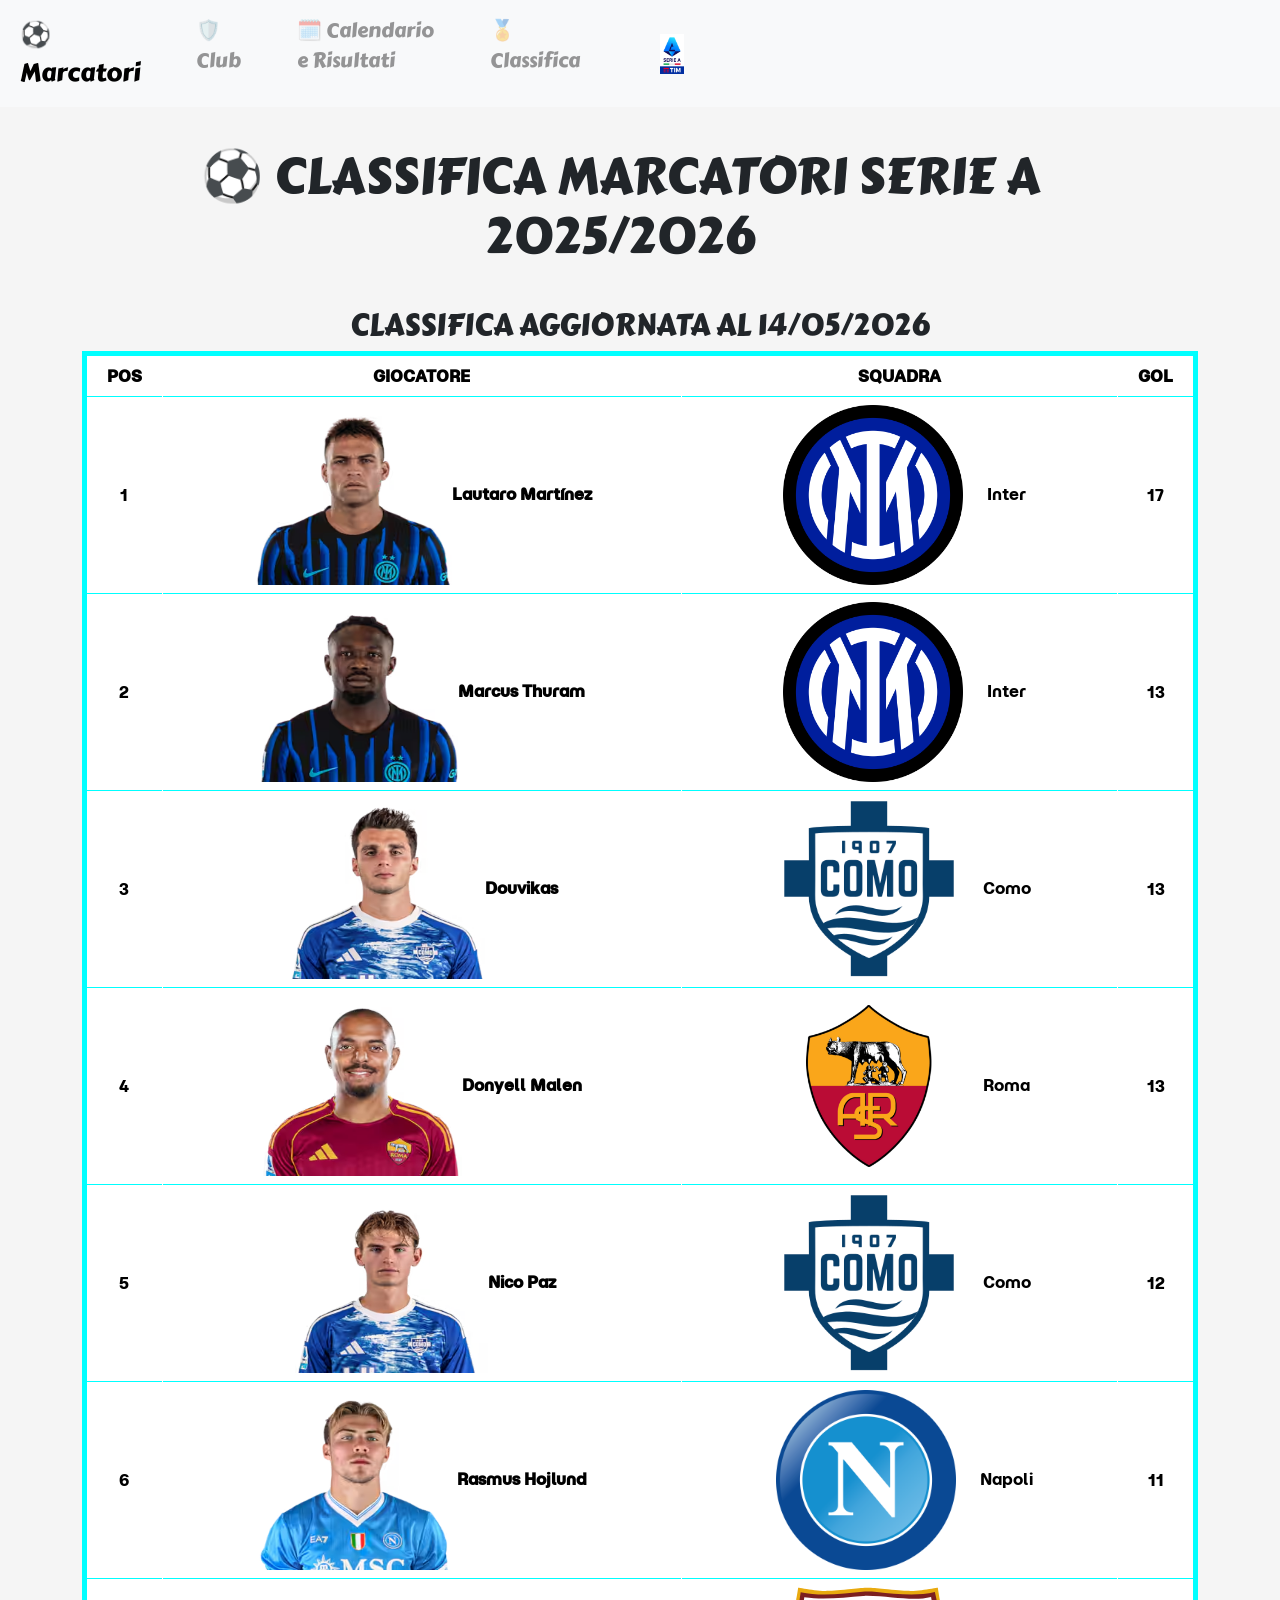
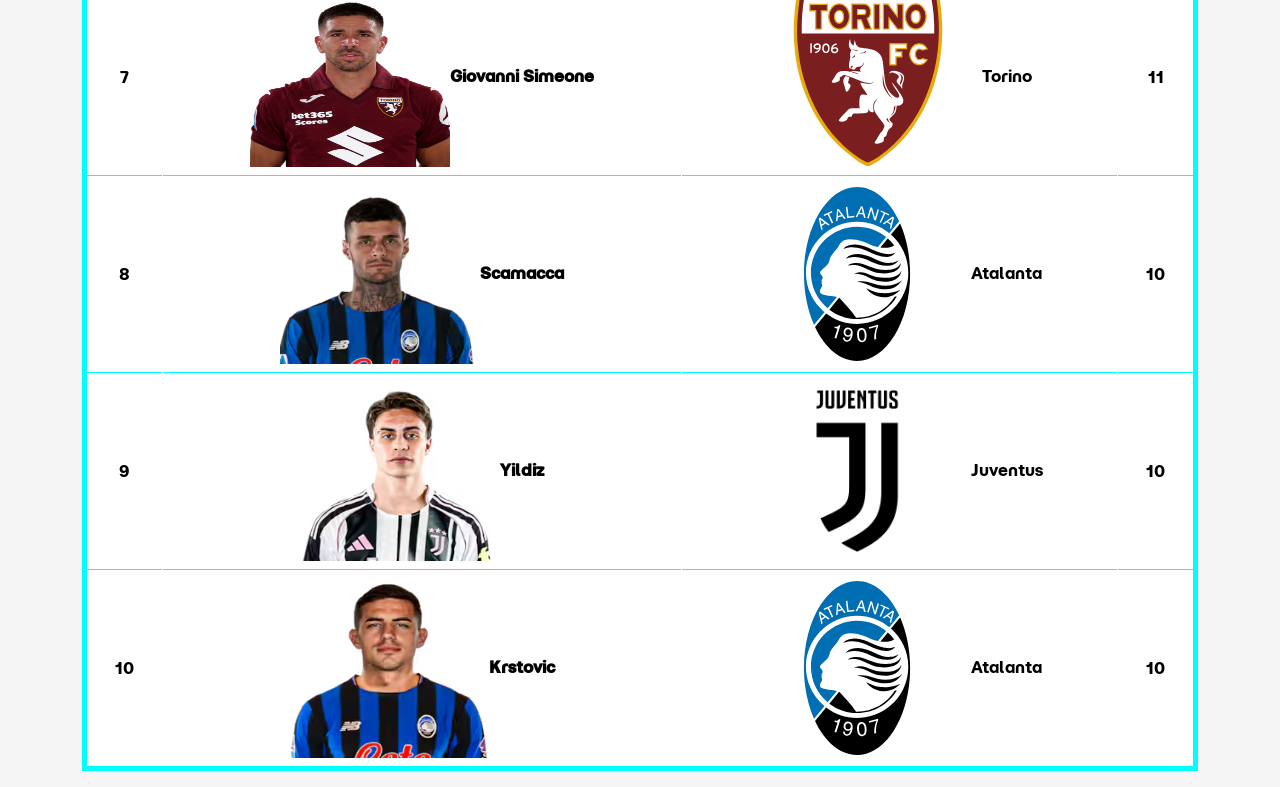
<file: pages/marcatori.html>
<!DOCTYPE html>
<html lang="en">

<head>
  <meta charset="UTF-8">
  <meta name="viewport" content="width=device-width, initial-scale=1.0">
  <title>Progetto</title>
  <link href="https://cdn.jsdelivr.net/npm/bootstrap@5.3.8/dist/css/bootstrap.min.css" rel="stylesheet"
    integrity="sha384-sRIl4kxILFvY47J16cr9ZwB07vP4J8+LH7qKQnuqkuIAvNWLzeN8tE5YBujZqJLB" crossorigin="anonymous">
  <link rel="stylesheet" href="../css/styles.css">
</head>

<body>
  <nav class="navbar navbar-expand-lg bg-body-tertiary">
    <div class="container-fluid">
      <nav class="navbar bg-body-tertiary">

      </nav>
      <div class="collapse navbar-collapse" id="navbarNav">
        <ul class="navbar-nav">
            <li class="nav-item">
            <a class="nav-link text-black" href="#">⚽ Marcatori</a>
          </li>
          <li class="nav-item">
            <a class="nav-link text-black links" href="club.html">🛡️ Club</a>
          </li>
          <li class="nav-item">
            <a class="nav-link text-black links" href="../index.html">🗓️ Calendario e Risultati</a>
          </li>
          <li class="nav-item">
            <a class="nav-link text-black links" href="classifica.html">🏅 Classifica</a>
          </li>
        </ul>

      </div>
    </div>
    <div class="container-fluid">
      <img src="../images/Serie_A_logo_2022.svg.png" class="d-inline-block align-text-top logo">
    </div>
  </nav>
  <div class="container marcatori">

  <h1 class="titolo">⚽ CLASSIFICA MARCATORI SERIE A 2025/2026 </h1>
  <h2 class="sottotitolo">CLASSIFICA AGGIORNATA AL 14/05/2026</h2>
  <div class="table-responsive">

            <table class="table table-bordered table-hover text-center align-middle">

                <thead>
                    <tr>
                        <th>POS</th>
                        <th>GIOCATORE</th>
                        <th>SQUADRA</th>
                        <th>GOL</th>
                    </tr>
                </thead>

                <tbody>

                    <tr class="gold">
                        <td>1</td>
                        <td class="giocatore"><img src="../images/209737.avif">Lautaro Martínez</td>
                        <td>
                            <a href="club.html#Inter"><img class="logo"
                                src="../images/FC_Internazionale_Milano_2021.svg.png">
                            Inter</a>
                        </td>
                        <td>17</td>
                    </tr>

                    <tr class="silver">
                        <td>2</td>
                        <td class="giocatore"><img src="../images/thuram.avif">Marcus Thuram</td>
                        <td><a href="club.html#Inter">
                            <img class="logo"
                                src="../images/FC_Internazionale_Milano_2021.svg.png">
                            Inter</a>
                        </td>
                        <td>13</td>
                    </tr>

                    <tr class="bronze">
                        <td>3</td>
                        <td class="giocatore"><img src="../images/douvikas.avif">Douvikas</td>
                        <td><a href="club.html#Como">
                            <img class="logo"
                                src="../images/Calcio_Como_-_logo_(Italy,_2019-).svg.png">
                            Como</a>
                        </td>
                        <td>13</td>
                    </tr>

                    <tr>
                        <td>4</td>
                        <td class="giocatore"><img src="../images/malen.avif">Donyell Malen</td>
                        <td><a href="club.html#Roma">
                            <img class="logo"
                                src="../images/as-roma-logo-png_seeklogo-179010.png">
                            Roma</a>
                        </td>
                        <td>13</td>
                    </tr>

                    <tr>
                        <td>5</td>
                        <td class="giocatore"><img src="../images/paz.avif">Nico Paz</td>
                        <td><a href="club.html#Como">
                            <img class="logo"
                                src="../images/Calcio_Como_-_logo_(Italy,_2019-).svg.png">
                            Como</a>
                        </td>
                        <td>12</td>
                    </tr>

                    <tr>
                        <td>6</td>
                        <td class="giocatore"><img src="../images/hojlund.avif">Rasmus Hojlund</td>
                        <td><a href="club.html#Napoli">
                            <img class="logo"
                                src="../images/SSC_Neapel.svg.png">
                            Napoli</a>
                        </td>
                        <td>11</td>
                    </tr>

                    <tr>
                        <td>7</td>
                        <td class="giocatore"><img src="../images/Simeone.png">Giovanni Simeone</td>
                        <td><a href="club.html#Torino">
                            <img class="logo"
                                src="../images/20110927161647!Torino_FC_logo.svg">
                            Torino</a>
                        </td>
                        <td>11</td>
                    </tr>

                    <tr>
                        <td>8</td>
                        <td class="giocatore"><img src="../images/scamacca.avif">Scamacca</td>
                        <td><a href="club.html#Atalanta">
                            <img class="logo"
                                src="../images/20190126005333!Logo_Atalanta_Bergamo.svg">
                            Atalanta</a>
                        </td>
                        <td>10</td>
                    </tr>
                     <tr>
                        <td>9</td>
                        <td class="giocatore"><img src="../images/yildiz.avif">Yildiz</td>
                        <td><a href="club.html#Juventus">
                            <img class="logo"
                                src="../images/Juventus_FC_2017_logo.png">
                            Juventus</a>
                        </td>
                        <td>10</td>
                    </tr>
                     <tr>
                        <td>10</td>
                        <td class="giocatore"><img src="../images/krostovic.avif">Krstovic</td>
                        <td><a href="club.html#Atalanta">
                            <img class="logo"
                                src="../images/20190126005333!Logo_Atalanta_Bergamo.svg">
                            Atalanta</a>
                        </td>
                        <td>10</td>
                    </tr>

                </tbody>

            </table>

        </div>

    </div>
  </div>
     <script src="https://cdn.jsdelivr.net/npm/bootstrap@5.3.8/dist/js/bootstrap.bundle.min.js"
        integrity="sha384-FKyoEForCGlyvwx9Hj09JcYn3nv7wiPVlz7YYwJrWVcXK/BmnVDxM+D2scQbITxI"
        crossorigin="anonymous"></script>
  </body>
  </html>
</file>
<file: css/styles.css>
@import url('https://fonts.googleapis.com/css2?family=Carter+One&display=swap');
@import url('https://fonts.googleapis.com/css2?family=Anton&family=Luckiest+Guy&family=Momo+Trust+Display&display=swap');
@import url('https://fonts.googleapis.com/css2?family=Jomhuria&display=swap');


body {
    background: whitesmoke;
}
.giocatore {
    font-weight: bold;
}
.logo {
    width: 45px;
    height: 65px;
}

.navbar a:hover {
    font-size: 27px;
    opacity: 1;
    font-style: italic;
}
.marcatori table{
    border: 5px solid aqua;
    font-family: "Momo Trust Display", sans-serif;
    font-style: normal; 
}
.links {
    opacity: 0.4;
    font-size: 20px;
}
.marrone{
    background-color:rgba(102, 57, 21, 0.507);
}
.nav-item {
    font-size: 25px;
    margin-right: 40px;
    font-family: "Carter One", system-ui;
    font-weight: 400;
    font-style: normal;
}

.logo {
    width: 40px;
    height: 40px;
    object-fit: contain;
    margin-right: 10px;
}

.titolo {
    margin-right: 40px;
    font-family: "Carter One", system-ui;
    font-weight: 400;
    font-style: normal;
    text-align: center;
    margin-top: 40px;
    font-size: 50px;
}

.sottotitolo {
    font-size: 30px;
    font-family: "Carter One", system-ui;
    font-weight: 400;
    font-style: normal;
    text-align: center;
    margin-top: 40px;
}

.data {
    border: 1px black solid;
    border-radius: 20px;
    background-color: blanchedalmond;

}

.col {
    background-color: white;
    border-radius: 20px;
    padding: 20px;
    box-shadow: 0 4px 12px rgba(0, 0, 0, 0.08);
}

.classifica img{
    width: 40px;
    height: 45px;
    margin-right: 10px;
    margin-left: 10px;
}
.giornate img {
    width: 40px;
    height: 45px;
    margin-right: 10px;
    margin-left: 10px;
}
.marcatori img{
    width: 200px;
    height: 180px;
    
}
.casa {
    float: left;
}

.trasferta {
    float: right;
}

.giornate p {
    color: black;
    font-size: 30px;
    text-align: center;
    padding-top: 5px;
    font-family: "Momo Trust Display", sans-serif;
    font-style: normal;
}

.giornate .card {
    border: 2px aqua solid;
    padding-top: 10px;
    margin-top: 20px;
    background-color: aliceblue;
}

.giornate .card p:hover {
    opacity: 0.5;


}

.col {
    border: 1px blue solid;
    border-radius: 20px;
}

.giornate {
    gap: 20px;
}

.classifica {
    width: 80%;
    height: 1950px;
    margin: auto;
    font-family: "Momo Trust Display", sans-serif;
    font-style: normal;

}

.classifica table {
    text-align: center;
    font-size: 30px;
    background-color: aliceblue;
}

.classifica tr,
td,
th {
    border: 7px solid white;
    padding: 20px;

}

.posizione,
.punti,
.w,
.d,
.x,
.partite {
    width: 5%;
}

.w {
    color: green;
}

.d {
    color: red;
}

.squadra {
    width: 20%;
    position: relative;
}

.prossima {
    display: none;
    margin-top: 10px;
    background-color: grey;
    color: white;
    padding: 15px;
    border-radius: 15px;
    width: 500px;
    font-size: 20px;

}

.squadra:hover .prossima {
    display: block;

}

.squadra:hover {
    padding-bottom: 30px;
}

.classifica td:hover,
tr:hover {
    font-size: 40px;
}

.parag {
    text-align: center;
}

.champions {
    color: blue;
}

.europa {
    color: orange;
}

.conference {
    color: green;   
}

.retrocessione {
    color: red;
}

.club img {
    width: 200px;
    height: 300px;
    margin-top: 20px;
    margin-left: auto;
    margin-right: auto;
}

.nomesquadra {
    font-family: "Jomhuria", serif;
    font-weight: 400;
    font-style: normal;
    font-size: 90px;
}


.club a {
    font-family: "Momo Trust Display", sans-serif;
    font-style: normal;
}
a{
    text-decoration: none;
    color: black;
}

.club {
    display: flex;
    flex-wrap: wrap;
}

.club {
    background-color: seashell;
    border: 5px solid aqua;
}

.club .card {
    margin-left: 30px;
    border-radius: 20px;
    border: 5px solid black;
    margin-top: 30px;
}

.viola {
    color: purple;
}

.bgviola {
    background-color: darkorchid
}

@media screen and (max-width: 1024px) {

    .giornate {
        display: flex;
        flex-direction: column;
        flex-wrap: wrap;
    }

    .col {
        width: 100%;
    }

    .titolo {
        font-size: 35px;
        text-align: center;
    }

    .sottotitolo {
        font-size: 25px;
        text-align: center;
    }
}

@media screen and (max-width: 767px) {

    .giornate {
        display: flex;
        flex-direction: column;
    }

    .col {
        width: 100%;
    }

    .titolo {
        font-size: 28px;
        text-align: center;
    }

    .sottotitolo {
        font-size: 20px;
        text-align: center;
    }

    .casa,
    .trasferta {
        width: 25px;
    }
}
</file>
